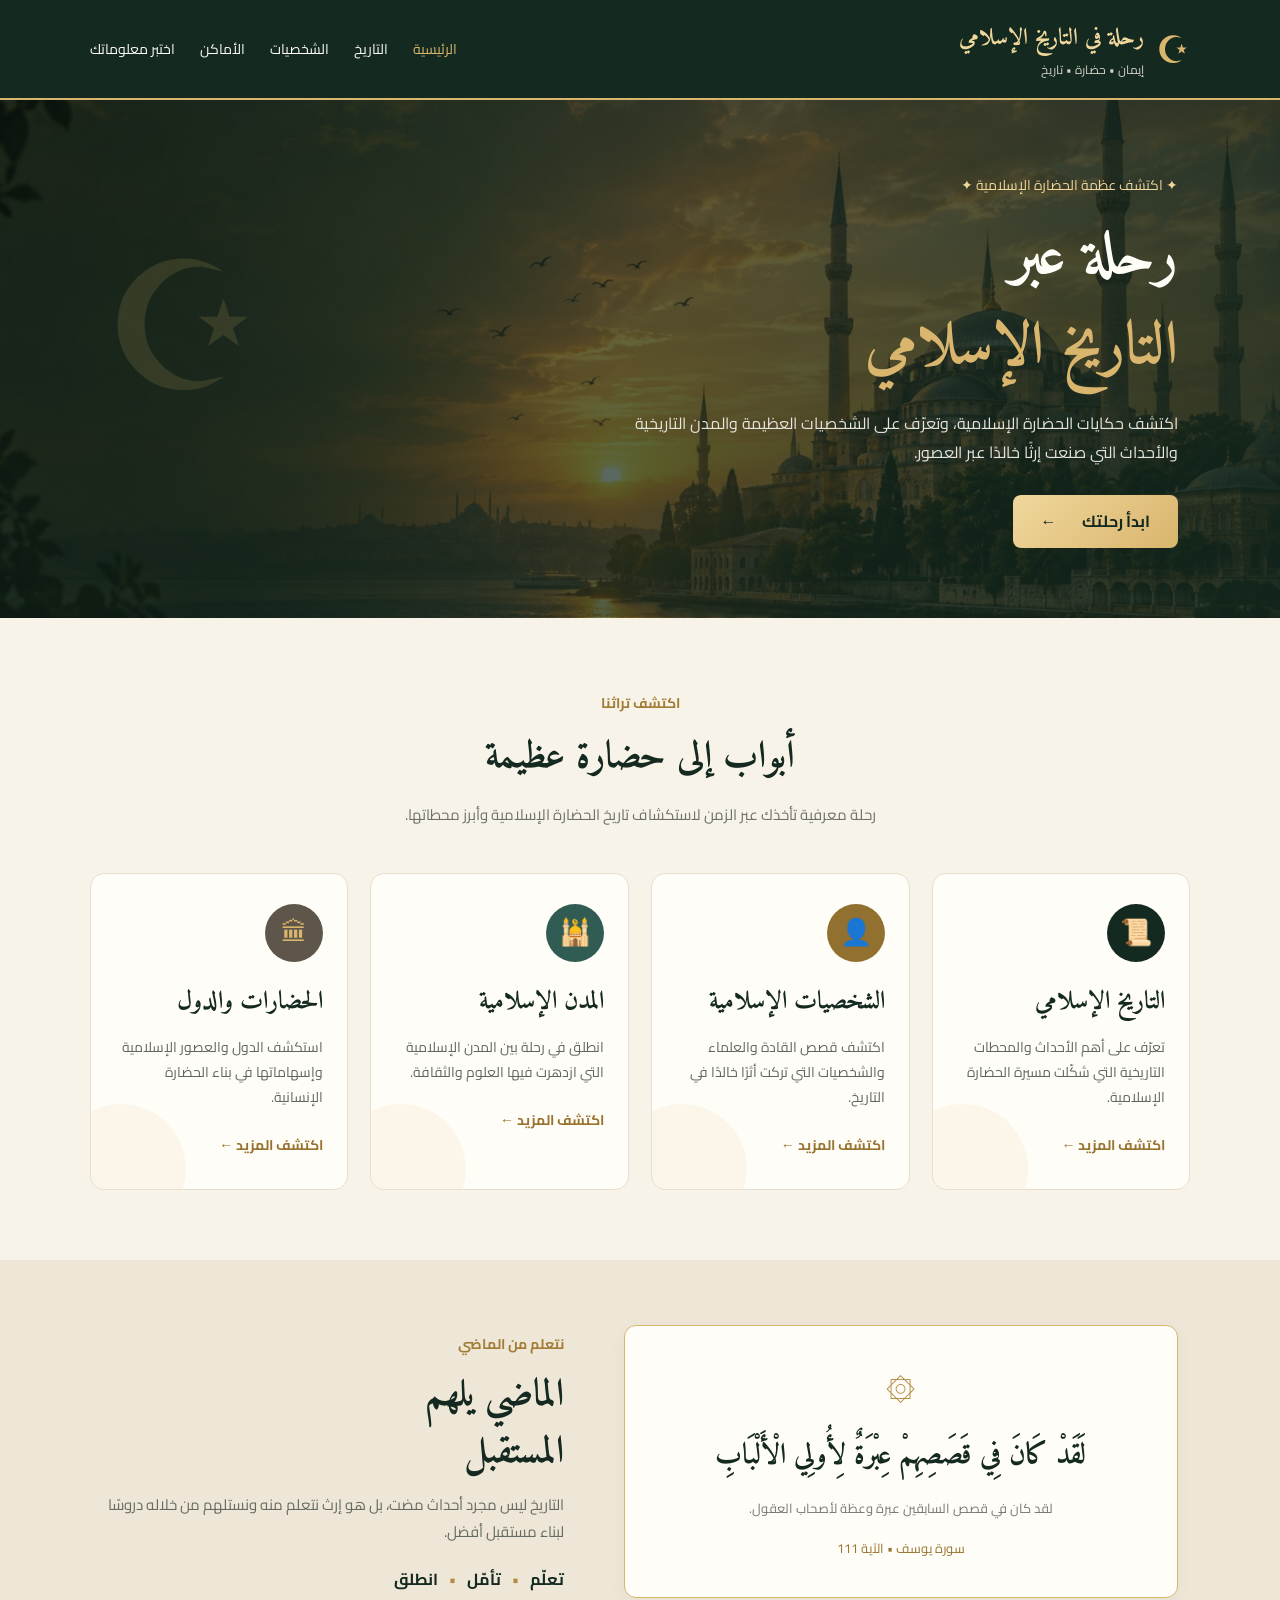
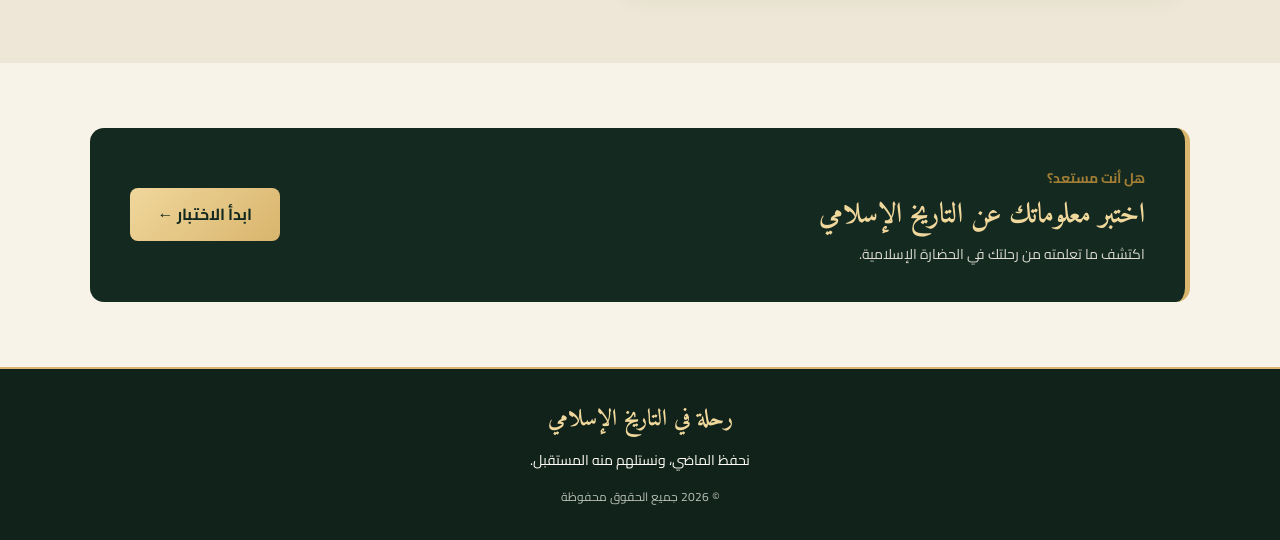
<file: Index.html>
<!DOCTYPE html>
<html lang="ar" dir="rtl">

<head>
    <meta charset="UTF-8">
    <meta name="viewport" content="width=device-width, initial-scale=1.0">

    <title>رحلة في التاريخ الإسلامي</title>

    <!-- Google Fonts -->
    <link href="https://fonts.googleapis.com/css2?family=Amiri:wght@400;700&family=Cairo:wght@400;500;600;700;800&display=swap"
        rel="stylesheet">

    <!-- CSS File -->
    <link rel="stylesheet" href="style.css">
</head>

<body>

    <!-- ================= NAVBAR ================= -->

    <header class="navbar">

        <a href="#home" class="logo">
            <span class="logo-icon">☪</span>

            <div>
                <h2>رحلة في التاريخ الإسلامي</h2>
                <p>إيمان • حضارة • تاريخ</p>
            </div>
        </a>

        <nav class="nav-links">

            <a href="#home" class="active">الرئيسية</a>

            <a href="#history">التاريخ</a>

            <a href="#people">الشخصيات</a>

            <a href="#places">الأماكن</a>

            <a href="#quiz">اختبر معلوماتك</a>

        </nav>

    </header>


    <!-- ================= HERO SECTION ================= -->

    <section class="hero" id="home">

        <div class="hero-overlay"></div>

        <div class="hero-content">

            <span class="hero-tag">
                ✦ اكتشف عظمة الحضارة الإسلامية ✦
            </span>

            <h1>
                رحلة عبر
                <span>التاريخ الإسلامي</span>
            </h1>

            <p>
                اكتشف حكايات الحضارة الإسلامية، وتعرّف على
                الشخصيات العظيمة والمدن التاريخية والأحداث
                التي صنعت إرثًا خالدًا عبر العصور.
            </p>

            <a href="#explore" class="main-btn">
                ابدأ رحلتك
                <span>←</span>
            </a>

        </div>

        <div class="hero-decoration">
            ☪
        </div>

    </section>


    <!-- ================= INTRO SECTION ================= -->

    <section class="intro" id="explore">

        <div class="section-heading">

            <span class="small-title">اكتشف تراثنا</span>

            <h2>أبواب إلى حضارة عظيمة</h2>

            <p>
                رحلة معرفية تأخذك عبر الزمن لاستكشاف تاريخ
                الحضارة الإسلامية وأبرز محطاتها.
            </p>

        </div>


        <!-- CARDS -->

        <div class="cards-container">


            <!-- HISTORY CARD -->

            <div class="card history-card" id="history">

                <div class="card-icon">📜</div>

                <h3>التاريخ الإسلامي</h3>

                <p>
                    تعرّف على أهم الأحداث والمحطات التاريخية
                    التي شكّلت مسيرة الحضارة الإسلامية.
                </p>

                <a href="history.html" class="card-btn">
                    اكتشف المزيد ←
                </a>

            </div>


            <!-- PEOPLE CARD -->

            <div class="card people-card" id="people">

                <div class="card-icon">👤</div>

                <h3>الشخصيات الإسلامية</h3>

                <p>
                    اكتشف قصص القادة والعلماء والشخصيات
                    التي تركت أثرًا خالدًا في التاريخ.
                </p>

                <a href="people.html" class="card-btn">
                    اكتشف المزيد ←
                </a>

            </div>


            <!-- PLACES CARD -->

            <div class="card places-card" id="places">

                <div class="card-icon">🕌</div>

                <h3>المدن الإسلامية</h3>

                <p>
                    انطلق في رحلة بين المدن الإسلامية
                    التي ازدهرت فيها العلوم والثقافة.
                </p>

                <a href="places.html" class="card-btn">
                    اكتشف المزيد ←
                </a>

            </div>


            <!-- CIVILIZATIONS CARD -->

            <div class="card civilization-card" id="civilizations">

                <div class="card-icon">🏛</div>

                <h3>الحضارات والدول</h3>

                <p>
                    استكشف الدول والعصور الإسلامية
                    وإسهاماتها في بناء الحضارة الإنسانية.
                </p>

                <a href="civilizations.html" class="card-btn">
                    اكتشف المزيد ←
                </a>

            </div>

        </div>

    </section>


    <!-- ================= QURAN SECTION ================= -->

    <section class="quote-section">

        <div class="quote-box">

            <span class="quote-decoration">۞</span>

            <p class="quran-text">
                لَقَدْ كَانَ فِي قَصَصِهِمْ عِبْرَةٌ
                لِأُولِي الْأَلْبَابِ
            </p>

            <p class="quran-translation">
                لقد كان في قصص السابقين عبرة وعظة لأصحاب العقول.
            </p>

            <span class="quran-reference">
                سورة يوسف • الآية 111
            </span>

        </div>

        <div class="quote-info">

            <span class="small-title">نتعلم من الماضي</span>

            <h2>
                الماضي يلهم
                <br>
                المستقبل
            </h2>

            <p>
                التاريخ ليس مجرد أحداث مضت، بل هو إرث
                نتعلم منه ونستلهم من خلاله دروسًا
                لبناء مستقبل أفضل.
            </p>

            <div class="quote-words">
                تعلّم <span>•</span> تأمّل <span>•</span> انطلق
            </div>

        </div>

    </section>


    <!-- ================= QUIZ SECTION ================= -->

    <section class="quiz-banner" id="quiz">

        <div>
            <span class="small-title">هل أنت مستعد؟</span>

            <h2>اختبر معلوماتك عن التاريخ الإسلامي</h2>

            <p>
                اكتشف ما تعلمته من رحلتك في الحضارة الإسلامية.
            </p>
        </div>

        <a href="quiz.html" class="main-btn">
            ابدأ الاختبار ←
        </a>

    </section>


    <!-- ================= FOOTER ================= -->

    <footer class="footer">

        <h3>رحلة في التاريخ الإسلامي</h3>

        <p>
            نحفظ الماضي، ونستلهم منه المستقبل.
        </p>

        <span>
            © 2026 جميع الحقوق محفوظة
        </span>

    </footer>

</body>

    </html>
</file>
<file: style.css>
/* ================= GENERAL ================= */

* {
    margin: 0;
    padding: 0;
    box-sizing: border-box;
}

:root {
    --olive: #14291f;
    --olive-light: #244535;
    --gold: #d9b56d;
    --gold-light: #f0d79c;
    --cream: #f8f3e8;
    --white: #fffdf7;
    --text: #25372c;
}

html {
    scroll-behavior: smooth;
}

body {
    font-family: 'Cairo', sans-serif;
    background-color: var(--cream);
    color: var(--text);
    line-height: 1.8;
}

a {
    text-decoration: none;
}


/* ================= NAVBAR ================= */

.navbar {
    background-color: var(--olive);
    color: var(--white);

    display: flex;
    align-items: center;
    justify-content: space-between;

    padding: 15px 7%;

    border-bottom: 2px solid var(--gold);
    gap: 25px;
}

.logo {
    display: flex;
    align-items: center;
    gap: 12px;

    color: var(--white);
}

.logo-icon {
    color: var(--gold);
    font-size: 38px;
}

.logo h2 {
    font-family: 'Amiri', serif;
    font-size: 23px;
    color: var(--gold-light);
}

.logo p {
    font-size: 12px;
    color: #d5d5c8;
}

.nav-links {
    display: flex;
    align-items: center;
    gap: 25px;
}

.nav-links a {
    color: var(--white);
    font-size: 14px;
    transition: 0.3s;
}

.nav-links a:hover,
.nav-links a.active {
    color: var(--gold);
}


/* ================= HERO SECTION ================= */

.hero {
    min-height: 480px;

    position: relative;

    display: flex;
    align-items: center;

    padding: 70px 8%;

    background:
        linear-gradient(
            90deg,
            rgba(20, 41, 31, 0.40),
            rgba(20, 41, 31, 0.80)
        ),
        url("IMG-20260921-WA0002.jpg");

    background-color: var(--olive);
    background-size: cover;
    background-position: center;
    overflow: hidden;
}

.hero-overlay {
    position: absolute;
    inset: 0;

    background:
        linear-gradient(
            0deg,
            rgba(20, 41, 31, 0.35),
            transparent
        );

    pointer-events: none;
}

.hero-content {
    position: relative;
    z-index: 1;

    max-width: 680px;
    color: var(--white);
}

.hero-tag {
    color: var(--gold-light);
    font-size: 14px;
}

.hero h1 {
    font-family: 'Amiri', serif;
    font-size: clamp(36px, 5vw, 60px);

    line-height: 1.5;
    margin: 15px 0;
}

.hero h1 span {
    color: var(--gold);
    display: block;
}

.hero-content p {
    font-size: 16px;
    color: #e6e5dc;

    max-width: 600px;
    margin-bottom: 28px;
}

.main-btn {
    display: inline-flex;
    align-items: center;
    gap: 25px;

    padding: 12px 28px;

    background: linear-gradient(
        135deg,
        var(--gold-light),
        var(--gold)
    );

    color: var(--olive);

    border-radius: 8px;
    font-weight: 700;

    transition: 0.3s;
}

.main-btn:hover {
    transform: translateY(-4px);
    box-shadow: 0 8px 20px rgba(0, 0, 0, 0.15);
}

.hero-decoration {
    position: absolute;

    left: 8%;
    top: 12%;

    color: rgba(217, 181, 109, 0.15);
    font-size: 180px;
}


/* ================= INTRO SECTION ================= */

.intro {
    padding: 70px 7%;
}

.section-heading {
    text-align: center;
    margin-bottom: 45px;
}

.small-title {
    color: #a17d36;
    font-size: 14px;
    font-weight: 700;
}

.section-heading h2 {
    font-family: 'Amiri', serif;
    font-size: 38px;
    color: var(--olive);
    margin: 8px 0;
}

.section-heading p {
    color: #6c716a;
    font-size: 15px;
}


/* ================= CARDS ================= */

.cards-container {
    display: grid;

    grid-template-columns: repeat(4, minmax(0, 1fr));

    gap: 22px;
}

.card {
    position: relative;
    overflow: hidden;

    padding: 30px 24px;

    min-height: 275px;

    background: var(--white);

    border: 1px solid #e7dfce;
    border-radius: 14px;

    transition: 0.3s;
}

.card:hover {
    transform: translateY(-8px);
    box-shadow: 0 12px 30px rgba(20, 41, 31, 0.10);
}

.card::after {
    content: "";

    position: absolute;
    bottom: -45px;
    left: -35px;

    width: 130px;
    height: 130px;

    border-radius: 50%;
    opacity: 0.10;

    background-color: var(--gold);
}

.card-icon {
    width: 58px;
    height: 58px;

    display: flex;
    align-items: center;
    justify-content: center;

    background-color: var(--olive);
    color: var(--gold);

    border-radius: 50%;

    font-size: 26px;
    margin-bottom: 18px;
}

.card h3 {
    font-family: 'Amiri', serif;
    font-size: 25px;

    color: var(--olive);
    margin-bottom: 10px;
}

.card p {
    font-size: 14px;
    color: #60665f;

    margin-bottom: 20px;
}

.card-btn {
    display: inline-block;

    color: #98732f;
    font-size: 14px;
    font-weight: 700;

    transition: 0.3s;
}

.card-btn:hover {
    color: var(--olive);
    transform: translateX(-4px);
}

.people-card .card-icon {
    background-color: #92702f;
}

.places-card .card-icon {
    background-color: #315c53;
}

.civilization-card .card-icon {
    background-color: #5e554b;
}


/* ================= QURAN SECTION ================= */

.quote-section {
    display: grid;

    grid-template-columns: 1.2fr 1fr;

    gap: 60px;
    align-items: center;

    padding: 65px 8%;

    background-color: #eee7d7;
}

.quote-box {
    text-align: center;

    background: var(--white);

    padding: 35px 25px;

    border: 1px solid var(--gold);
    border-radius: 12px;

    box-shadow: 0 5px 20px rgba(20, 41, 31, 0.04);
}

.quote-decoration {
    font-size: 30px;
    color: #b18b42;
}

.quran-text {
    font-family: 'Amiri', serif;

    font-size: 29px;
    font-weight: 700;

    color: var(--olive);

    margin: 15px 0;
}

.quran-translation {
    font-size: 13px;
    color: #777;

    margin-bottom: 12px;
}

.quran-reference {
    color: #98732f;
    font-size: 13px;
}

.quote-info h2 {
    font-family: 'Amiri', serif;
    font-size: 38px;

    color: var(--olive);
    line-height: 1.5;

    margin: 10px 0;
}

.quote-info p {
    font-size: 15px;
    color: #656b63;
}

.quote-words {
    margin-top: 20px;

    font-weight: 700;
    color: var(--olive);
}

.quote-words span {
    color: #b18b42;
    margin: 0 8px;
}


/* ================= QUIZ BANNER ================= */

.quiz-banner {
    display: flex;
    align-items: center;
    justify-content: space-between;

    gap: 25px;

    margin: 65px 7%;
    padding: 35px 40px;

    background: var(--olive);
    color: var(--white);

    border-radius: 14px;
    border-right: 5px solid var(--gold);
}

.quiz-banner h2 {
    font-family: 'Amiri', serif;
    font-size: 28px;

    color: var(--gold-light);
}

.quiz-banner p {
    font-size: 14px;
    color: #dddcd2;
}


/* ================= FOOTER ================= */

.footer {
    text-align: center;

    padding: 30px 15px;

    background: #102219;
    color: var(--white);

    border-top: 2px solid var(--gold);
}

.footer h3 {
    font-family: 'Amiri', serif;
    color: var(--gold-light);
    font-size: 23px;
}

.footer p {
    font-size: 14px;
    margin: 8px 0;
}

.footer span {
    color: #b9c0b7;
    font-size: 12px;
}


/* ================= RESPONSIVE ================= */

@media (max-width: 1000px) {

    .navbar {
        flex-direction: column;
    }

    .nav-links {
        flex-wrap: wrap;
        justify-content: center;
        gap: 15px;
    }

    .cards-container {
        grid-template-columns: repeat(2, minmax(0, 1fr));
    }

    .quote-section {
        grid-template-columns: 1fr;
        gap: 30px;
    }

}

@media (max-width: 600px) {

    .navbar {
        padding: 15px 5%;
    }

    .nav-links {
        gap: 12px;
    }

    .nav-links a {
        font-size: 12px;
    }

    .hero {
        padding: 55px 6%;
        min-height: 430px;
    }

    .hero-content p {
        font-size: 14px;
    }

    .cards-container {
        grid-template-columns: 1fr;
    }

    .section-heading h2 {
        font-size: 30px;
    }

    .quote-section {
        padding: 40px 6%;
    }

    .quran-text {
        font-size: 24px;
    }

    .quiz-banner {
        flex-direction: column;
        align-items: flex-start;

        margin: 35px 5%;
        padding: 25px;
    }

    .quiz-banner h2 {
        font-size: 24px;
    }

        }
</file>
